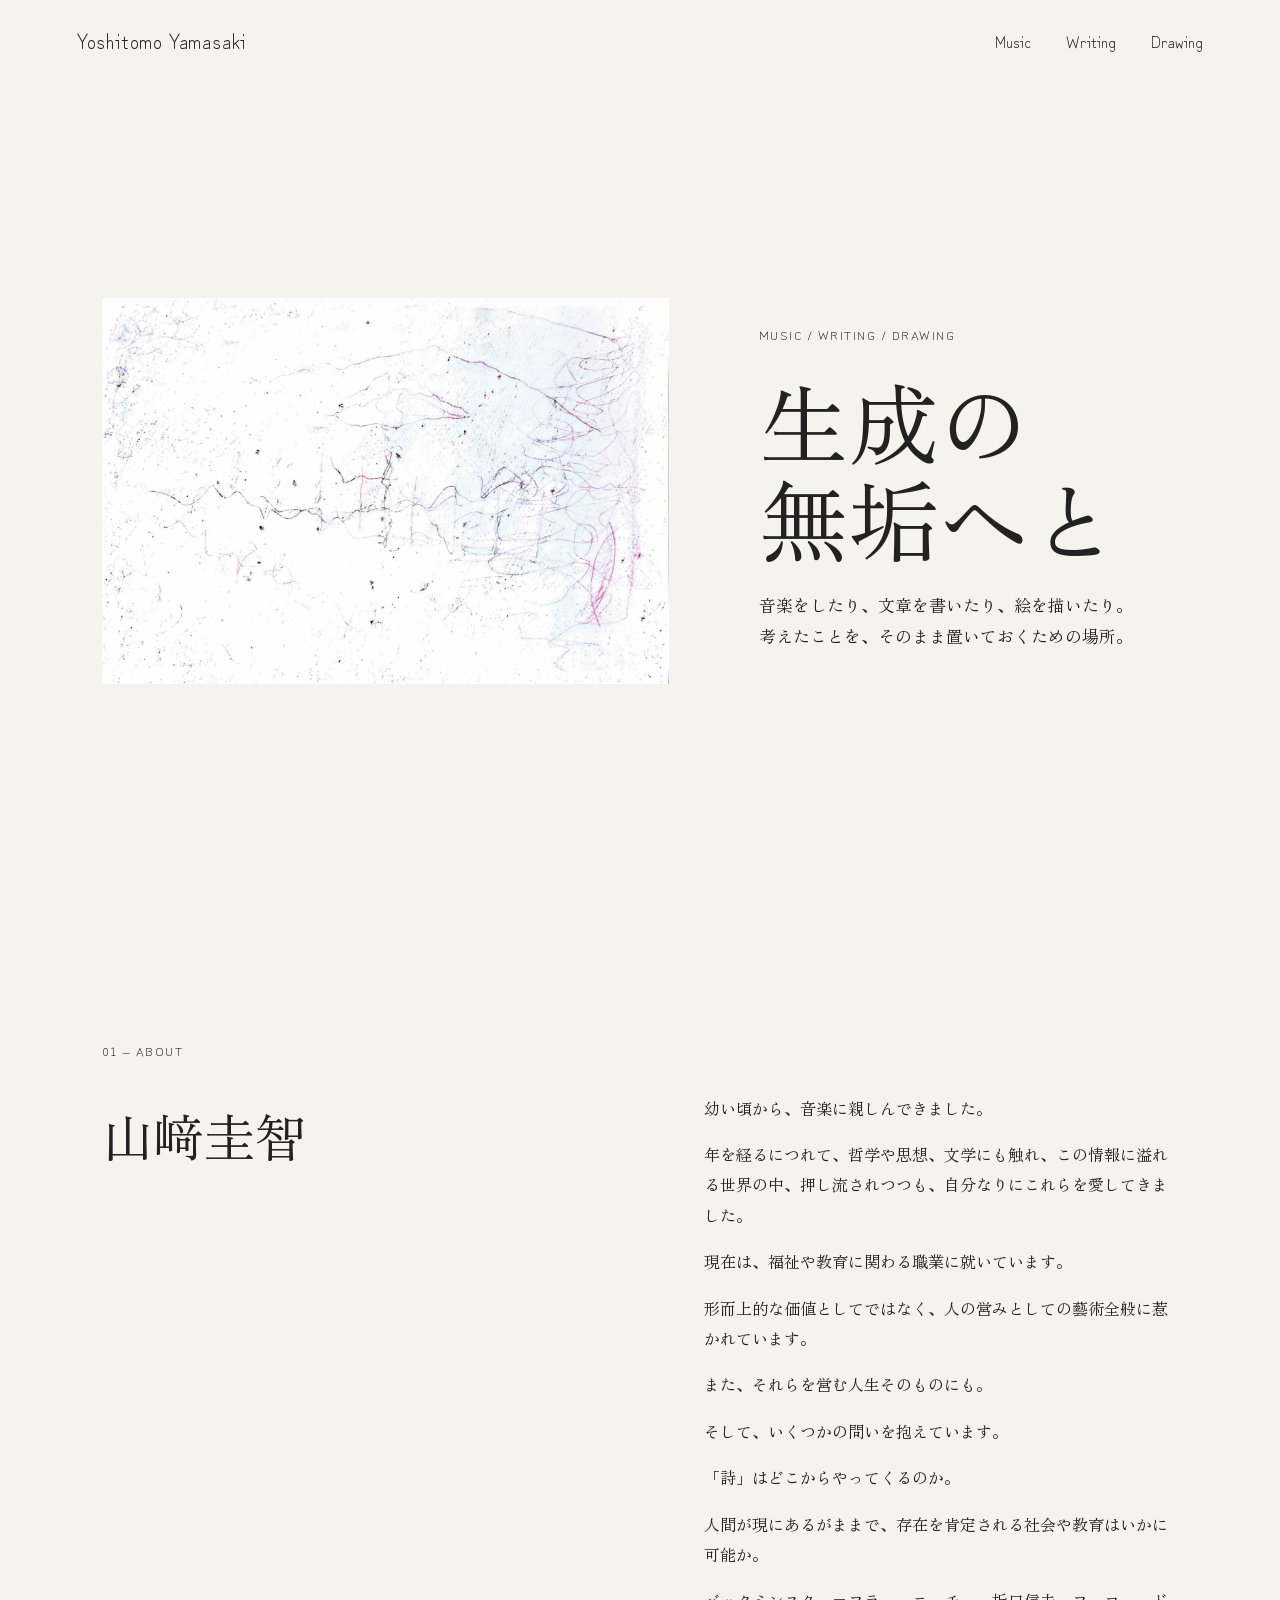
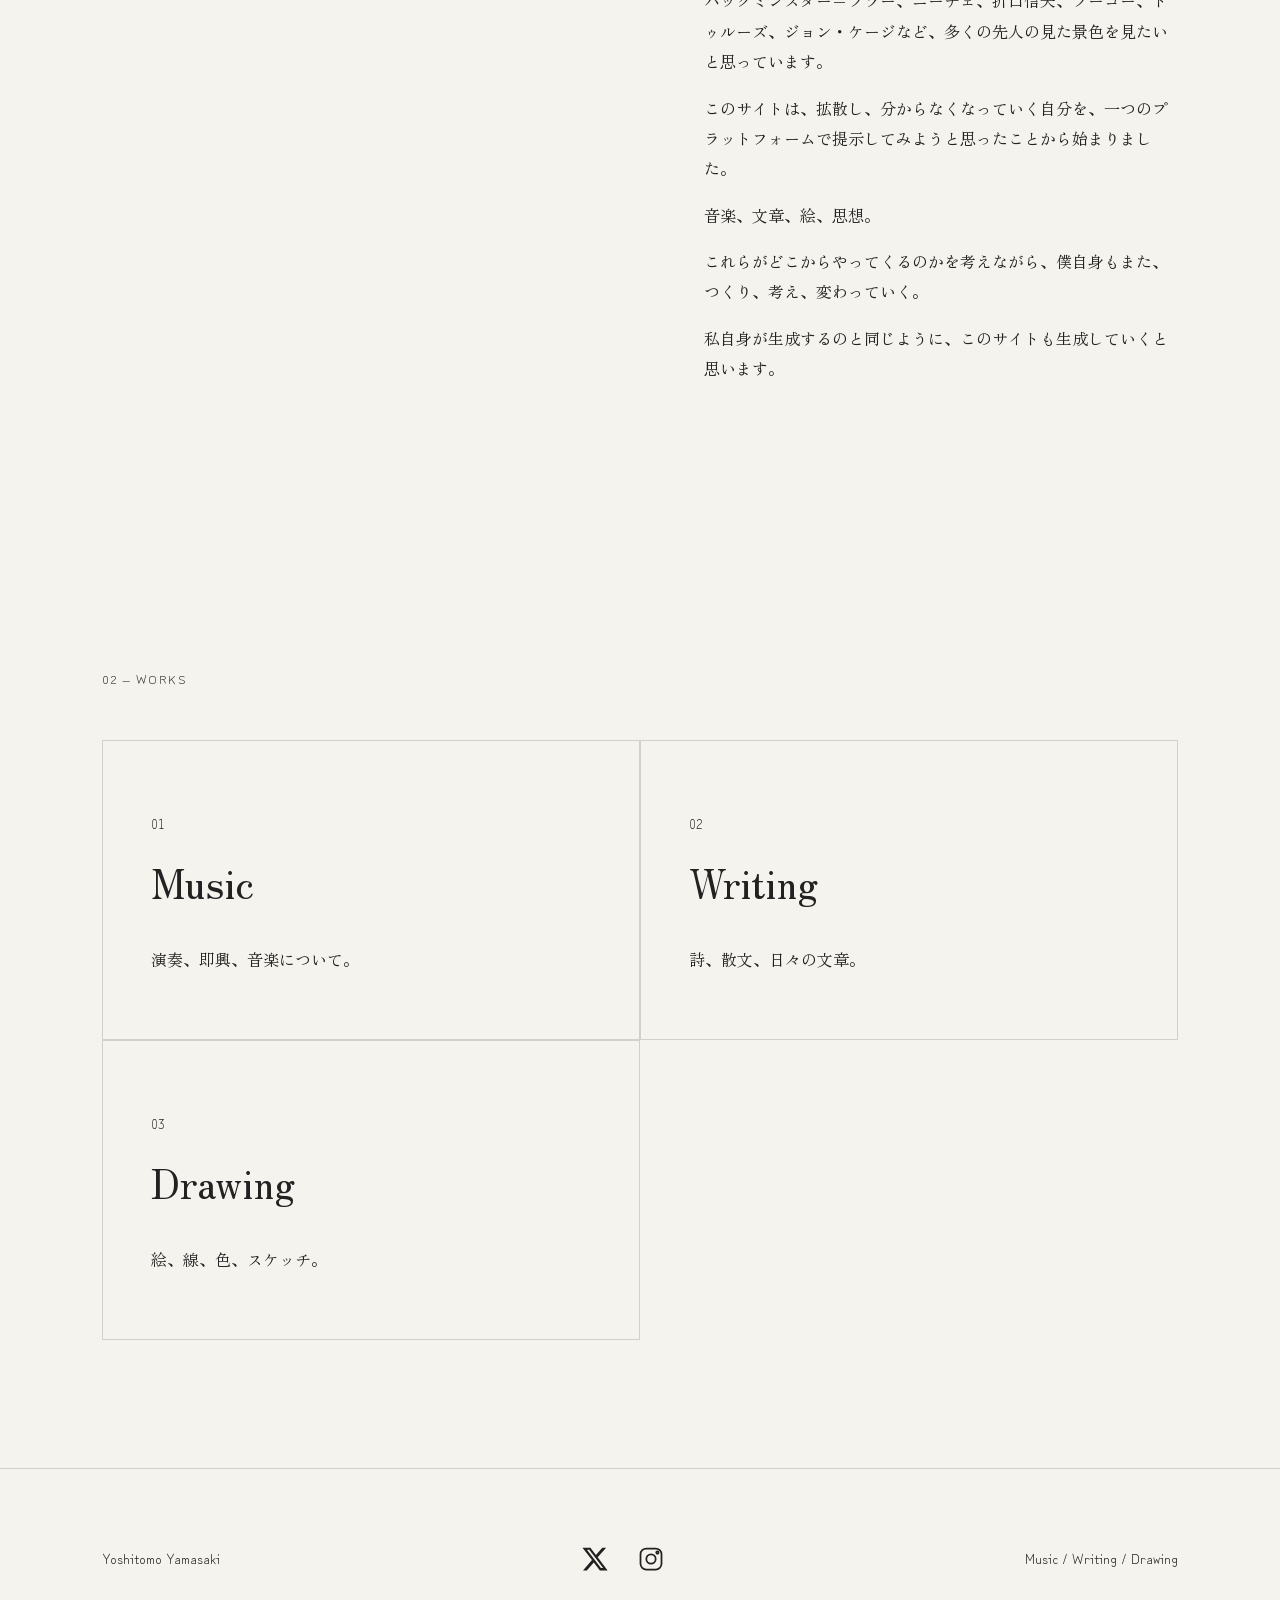
<file: index.html>
<!DOCTYPE html>
<html lang="ja">
<head>
  <meta charset="UTF-8">
  <meta name="viewport" content="width=device-width, initial-scale=1.0">
  <meta name="description" content="音楽、文章、絵、思考。山﨑圭智の個人サイト。">
  <title>Yoshitomo Yamasaki — Music / Writing / Drawing</title>
  <link rel="preconnect" href="https://fonts.googleapis.com">
  <link rel="preconnect" href="https://fonts.gstatic.com" crossorigin>
  <link href="https://fonts.googleapis.com/css2?family=Zen+Kurenaido&family=Zen+Old+Mincho:wght@400;500;600&display=swap" rel="stylesheet">
  <link rel="stylesheet" href="style.css">
</head>
<body>
<header class="site-header">
  <a class="site-logo" href="index.html">Yoshitomo Yamasaki</a>
  <button class="menu-toggle" aria-label="メニューを開く" aria-expanded="false">☰</button>
  <nav class="desktop-nav" aria-label="メインナビゲーション">
    <a href="music.html">Music</a>
    <a href="writing.html">Writing</a>
    <a href="drawing.html">Drawing</a>
  </nav>
  <nav class="mobile-nav" aria-label="モバイルナビゲーション">
    <a href="music.html">Music</a>
    <a href="writing.html">Writing</a>
    <a href="drawing.html">Drawing</a>
  </nav>
</header>

<main>
  <section class="hero">
    <div class="hero-image" role="img" aria-label="メインイメージ">
      <img src="images/IMG_1001.JPEG" alt="作品写真">
    </div>
    <div class="hero-copy">
      <p class="eyebrow">Music / Writing / Drawing</p>
      <h1>生成の<br>無垢へと</h1>
      <p class="hero-text">音楽をしたり、文章を書いたり、絵を描いたり。<br>考えたことを、そのまま置いておくための場所。</p>
    </div>
  </section>

  <section class="intro section">
    <p class="section-label">01 — About</p>
    <div class="intro-grid">
      <h2>山﨑圭智</h2>
      <div>
        <p>幼い頃から、音楽に親しんできました。</p>
        <p>年を経るにつれて、哲学や思想、文学にも触れ、この情報に溢れる世界の中、押し流されつつも、自分なりにこれらを愛してきました。</p>
        <p></p>
        <p>現在は、福祉や教育に関わる職業に就いています。</p>
        <p></p>
        <p>形而上的な価値としてではなく、人の営みとしての藝術全般に惹かれています。</p>
        <p>また、それらを営む人生そのものにも。</p>
        <p></p>
        <p>そして、いくつかの問いを抱えています。</p>
        <p></p>
        <p>「詩」はどこからやってくるのか。</p>
        <p>人間が現にあるがままで、存在を肯定される社会や教育はいかに可能か。</p>
        <p></p>
        <p>バックミンスター＝フラー、ニーチェ、折口信夫、フーコー、ドゥルーズ、ジョン・ケージなど、多くの先人の見た景色を見たいと思っています。</p>
        <p></p>
        <p>このサイトは、拡散し、分からなくなっていく自分を、一つのプラットフォームで提示してみようと思ったことから始まりました。</p>
        <p></p>
        <p>音楽、文章、絵、思想。</p>
        <p>これらがどこからやってくるのかを考えながら、僕自身もまた、つくり、考え、変わっていく。</p>
        <p></p>
        <p>私自身が生成するのと同じように、このサイトも生成していくと思います。</p>
      </div>
    </div>
  </section>

  <section class="works section">
    <p class="section-label">02 — Works</p>
    <div class="work-grid">
      <a class="work-card" href="music.html"><span>01</span><h3>Music</h3><p>演奏、即興、音楽について。</p></a>
      <a class="work-card" href="writing.html"><span>02</span><h3>Writing</h3><p>詩、散文、日々の文章。</p></a>
      <a class="work-card" href="drawing.html"><span>03</span><h3>Drawing</h3><p>絵、線、色、スケッチ。</p></a>
    </div>
  </section>

<footer class="site-footer">

  <p>Yoshitomo Yamasaki</p>

  <div class="social-links">

    <a
      href="https://x.com/pfluggriff?s=11"
      target="_blank"
      rel="noopener noreferrer"
      aria-label="X">

      <svg viewBox="0 0 24 24" aria-hidden="true">
        <path d="M18.244 2.25h3.308l-7.227 8.26 8.502 11.24H16.17l-5.214-6.817-5.963 6.817H1.684l7.73-8.835L1.254 2.25H8.08l4.713 6.231zm-1.161 17.52h1.833L7.084 4.126H5.117z"/>
      </svg>

    </a>

    <a
      href="https://www.instagram.com/yoshitomoyamasaki?stkn=MWdidml0ZW9vN3h2&utm_source=qr"
      target="_blank"
      rel="noopener noreferrer"
      aria-label="Instagram">

      <svg viewBox="0 0 24 24" aria-hidden="true">
        <rect x="3" y="3" width="18" height="18" rx="5" ry="5"></rect>
        <circle cx="12" cy="12" r="4"></circle>
        <circle cx="17.5" cy="6.5" r="1"></circle>
      </svg>

    </a>

  </div>

  <p>Music / Writing / Drawing</p>

</footer><script src="script.js"></script>
</body>
</html>
</file>
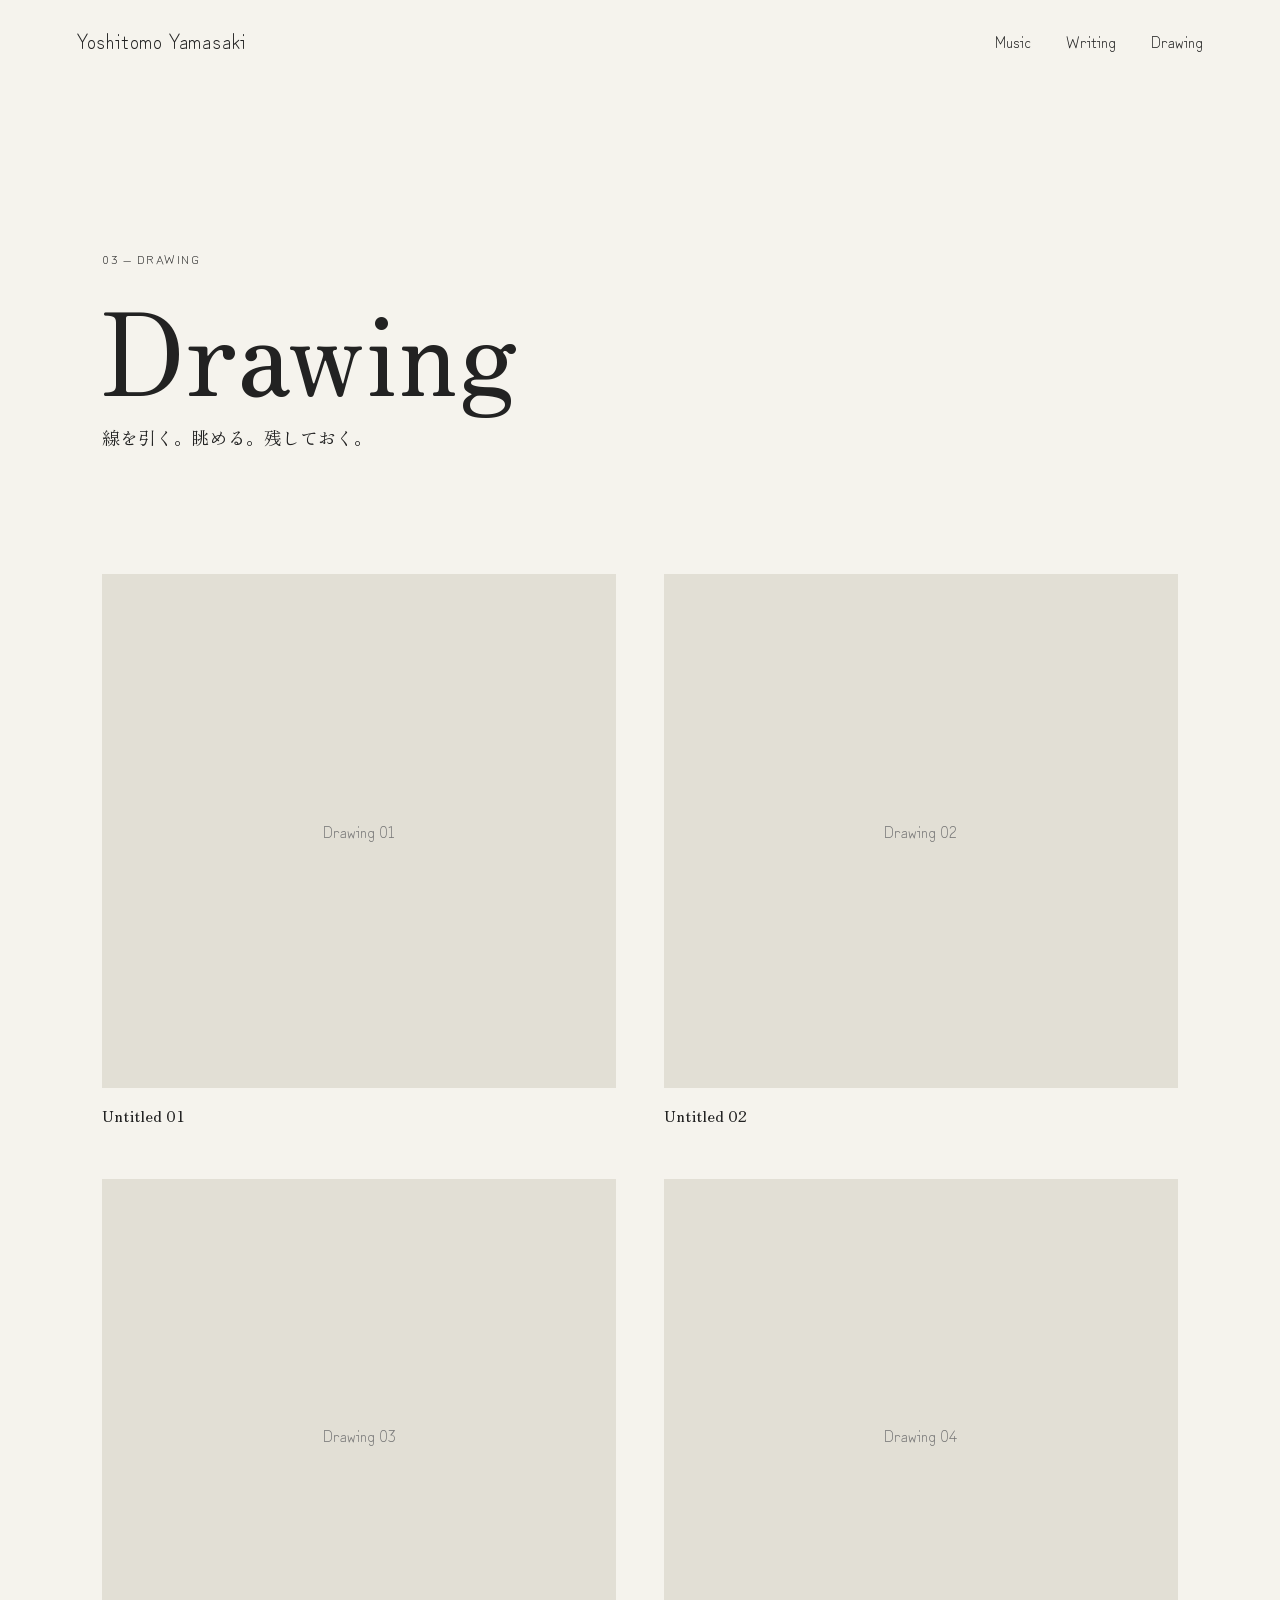
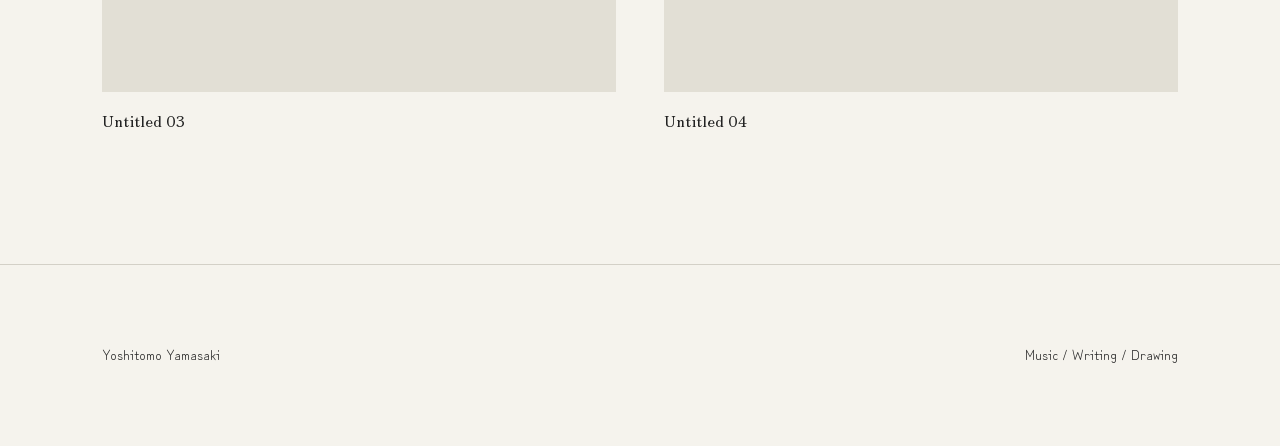
<file: drawing.html>
<!DOCTYPE html>
<html lang="ja">
<head>
  <meta charset="UTF-8">
  <meta name="viewport" content="width=device-width, initial-scale=1.0">
  <meta name="description" content="絵について。">
  <title>Drawing — Yoshitomo Yamasaki</title>
  <link rel="preconnect" href="https://fonts.googleapis.com">
  <link rel="preconnect" href="https://fonts.gstatic.com" crossorigin>
  <link href="https://fonts.googleapis.com/css2?family=Zen+Kurenaido&family=Zen+Old+Mincho:wght@400;500;600&display=swap" rel="stylesheet">
  <link rel="stylesheet" href="style.css">
</head>
<body>
<header class="site-header">
  <a class="site-logo" href="index.html">Yoshitomo Yamasaki</a>
  <button class="menu-toggle" aria-label="メニューを開く" aria-expanded="false">☰</button>
  <nav class="desktop-nav" aria-label="メインナビゲーション">
    <a href="music.html">Music</a><a href="writing.html">Writing</a><a href="drawing.html">Drawing</a>
  </nav>
  <nav class="mobile-nav" aria-label="モバイルナビゲーション">
    <a href="music.html">Music</a><a href="writing.html">Writing</a><a href="drawing.html">Drawing</a>
  </nav>
</header>
<main>
<section class="page-hero"><p class="section-label">03 — Drawing</p><h1>Drawing</h1><p>線を引く。眺める。残しておく。</p></section>
<section class="gallery-section">
  <div class="drawing-gallery">
    <figure><div class="image-placeholder">Drawing 01</div><figcaption>Untitled 01</figcaption></figure>
    <figure><div class="image-placeholder">Drawing 02</div><figcaption>Untitled 02</figcaption></figure>
    <figure><div class="image-placeholder">Drawing 03</div><figcaption>Untitled 03</figcaption></figure>
    <figure><div class="image-placeholder">Drawing 04</div><figcaption>Untitled 04</figcaption></figure>
  </div>
</section>
</main>
<footer class="site-footer"><p>Yoshitomo Yamasaki</p><p>Music / Writing / Drawing</p></footer>
<script src="script.js"></script>
</body>
</html>
</file>
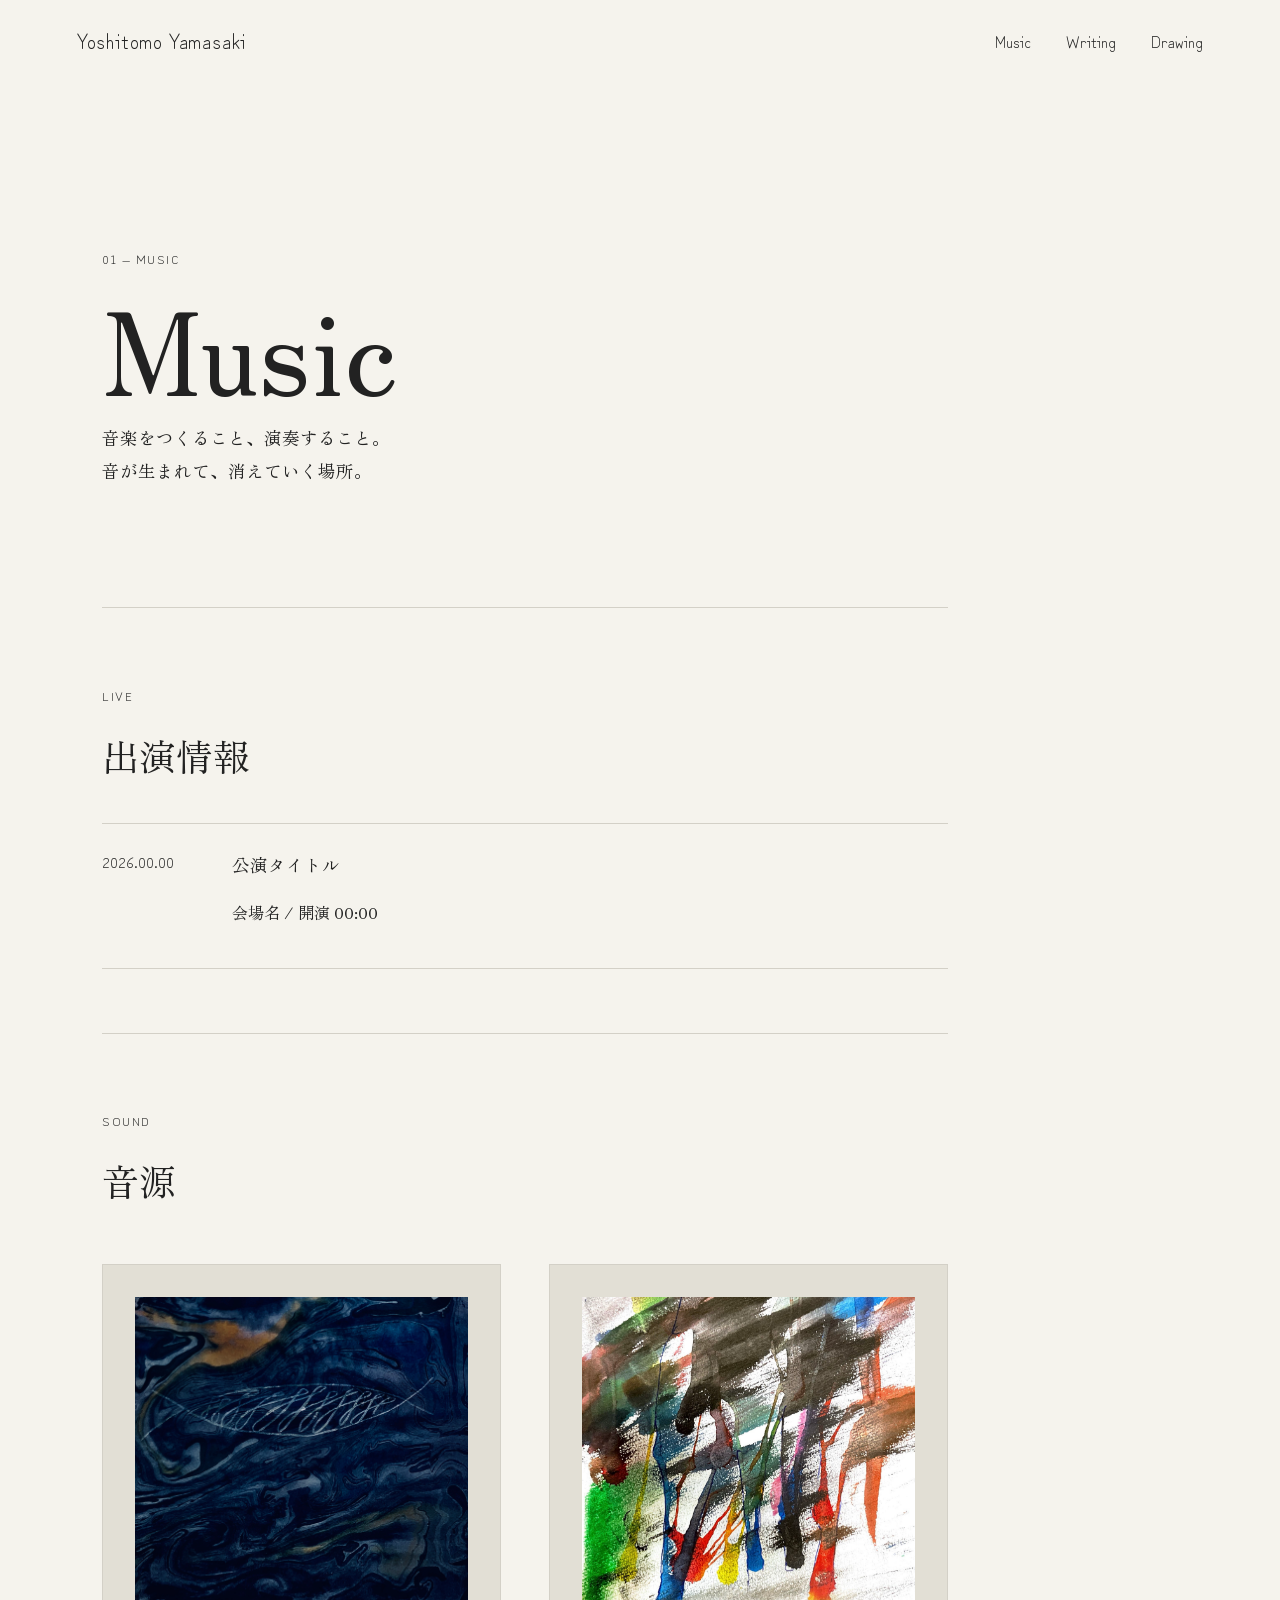
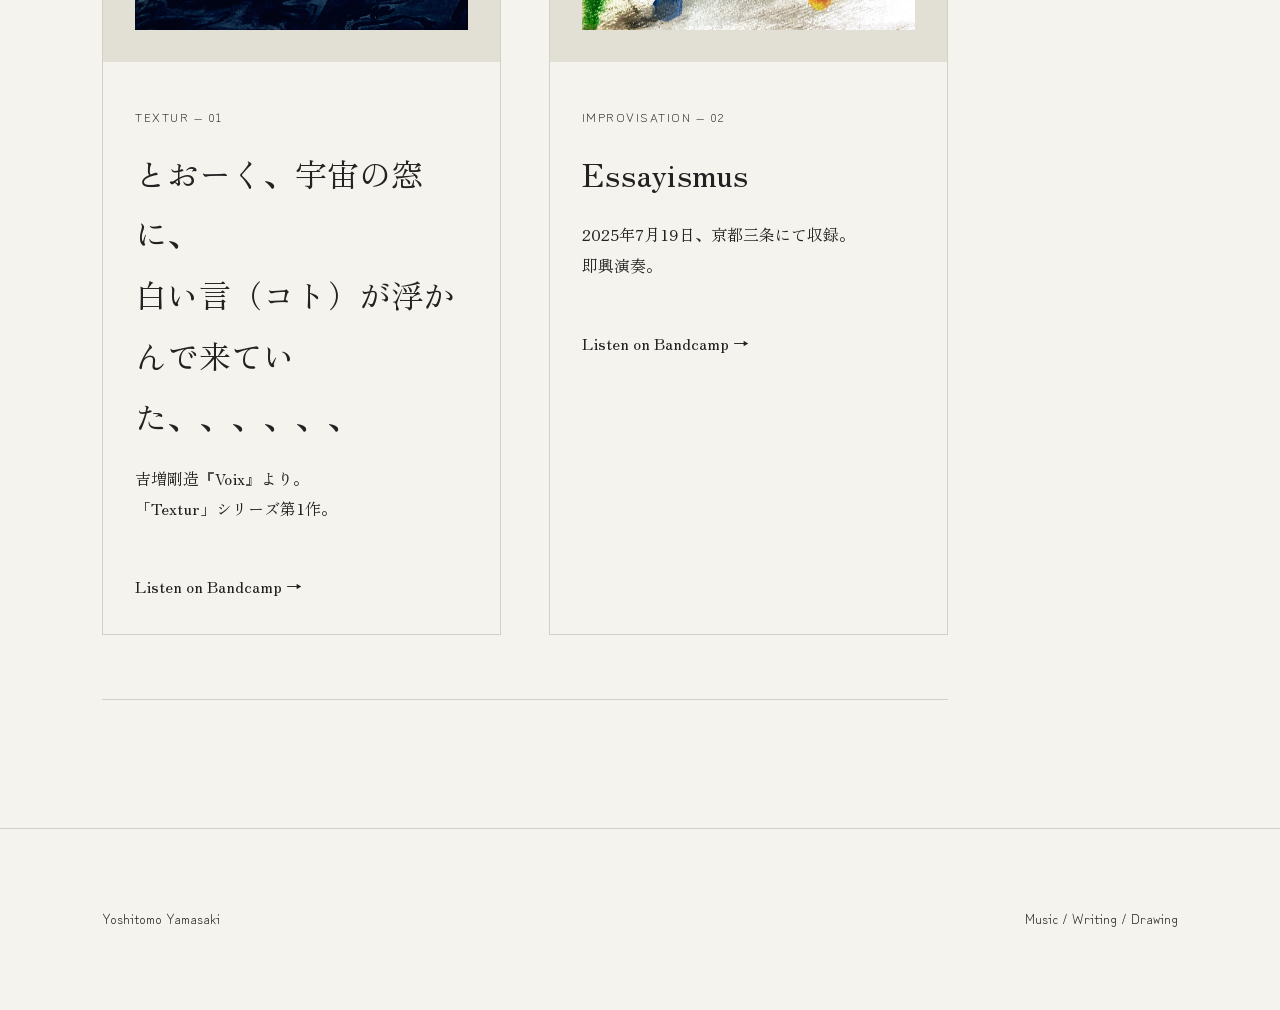
<file: music.html>
<!DOCTYPE html>

<html lang="ja">
<head>
  <meta charset="UTF-8">
  <meta name="viewport" content="width=device-width, initial-scale=1.0">
  <meta name="description" content="音楽について。出演情報と音源。">
  <title>Music — Yoshitomo Yamasaki</title>

  <link rel="preconnect" href="https://fonts.googleapis.com">
  <link rel="preconnect" href="https://fonts.gstatic.com" crossorigin>
  <link href="https://fonts.googleapis.com/css2?family=Zen+Kurenaido&family=Zen+Old+Mincho:wght@400;500;600&display=swap" rel="stylesheet">

  <link rel="stylesheet" href="style.css">
</head>

<body>

<header class="site-header">
  <a class="site-logo" href="index.html">Yoshitomo Yamasaki</a>

  <button class="menu-toggle" aria-label="メニューを開く" aria-expanded="false">
    ☰
  </button>

  <nav class="desktop-nav" aria-label="メインナビゲーション">
    <a href="music.html">Music</a>
    <a href="writing.html">Writing</a>
    <a href="drawing.html">Drawing</a>
  </nav>

  <nav class="mobile-nav" aria-label="モバイルナビゲーション">
    <a href="music.html">Music</a>
    <a href="writing.html">Writing</a>
    <a href="drawing.html">Drawing</a>
  </nav>
</header>

<main>

  <section class="page-hero">
    <p class="section-label">01 — Music</p>
    <h1>Music</h1>
    <p>
      音楽をつくること、演奏すること。<br>
      音が生まれて、消えていく場所。
    </p>
  </section>

  <!-- 出演情報 -->

  <section class="content-section">
<article class="content-item">
  <p class="item-meta">Live</p>

  <h2>出演情報</h2>

  <div class="notes-list">

    <article>
      <time datetime="2026-00-00">2026.00.00</time>
      <div>
        <h3>公演タイトル</h3>
        <p>会場名 / 開演 00:00</p>
      </div>
    </article>

    <!--
    出演が増えたら、上の article をコピーして追加できます。

    <article>
      <time datetime="2026-00-00">2026.00.00</time>
      <div>
        <h3>公演タイトル</h3>
        <p>会場名 / 開演 00:00</p>
      </div>
    </article>
    -->

  </div>
</article>


<!-- Bandcamp -->

<article class="content-item">
  <p class="item-meta">Sound</p>

  <h2>音源</h2>

  <div class="music-grid">

  <article class="music-card">

    <a
      href="https://yoshitomoyamasaki.bandcamp.com/track/--2"
      target="_blank"
      rel="noopener noreferrer"
      class="music-card-image">

      <img
        src="images/textur-01.JPG"
        alt="とおーく、宇宙の窓に、白い言（コト）が浮かんで来ていた、、、、、、">

    </a>

    <div class="music-card-info">

      <p class="item-meta">Textur — 01</p>

      <h3>とおーく、宇宙の窓に、<br>白い言（コト）が浮かんで来ていた、、、、、、</h3>

      <p>
        吉増剛造『Voix』より。<br>
        「Textur」シリーズ第1作。
      </p>

      <a
        class="text-link"
        href="https://yoshitomoyamasaki.bandcamp.com/track/--2"
        target="_blank"
        rel="noopener noreferrer">
        Listen on Bandcamp →
      </a>

    </div>

  </article>


  <article class="music-card">

    <a
      href="https://yoshitomoyamasaki.bandcamp.com/track/essayismus"
      target="_blank"
      rel="noopener noreferrer"
      class="music-card-image">

      <img
        src="images/Essayismus.JPG"
        alt="Essayismus">

    </a>

    <div class="music-card-info">

      <p class="item-meta">Improvisation — 02</p>

      <h3>Essayismus</h3>

      <p>
        2025年7月19日、京都三条にて収録。<br>
        即興演奏。
      </p>

      <a
        class="text-link"
        href="https://yoshitomoyamasaki.bandcamp.com/track/essayismus"
        target="_blank"
        rel="noopener noreferrer">
        Listen on Bandcamp →
      </a>

    </div>

  </article>

</div>

</main>

<footer class="site-footer">
  <p>Yoshitomo Yamasaki</p>
  <p>Music / Writing / Drawing</p>
</footer>

<script src="script.js"></script>

</body>
</html>
</file>
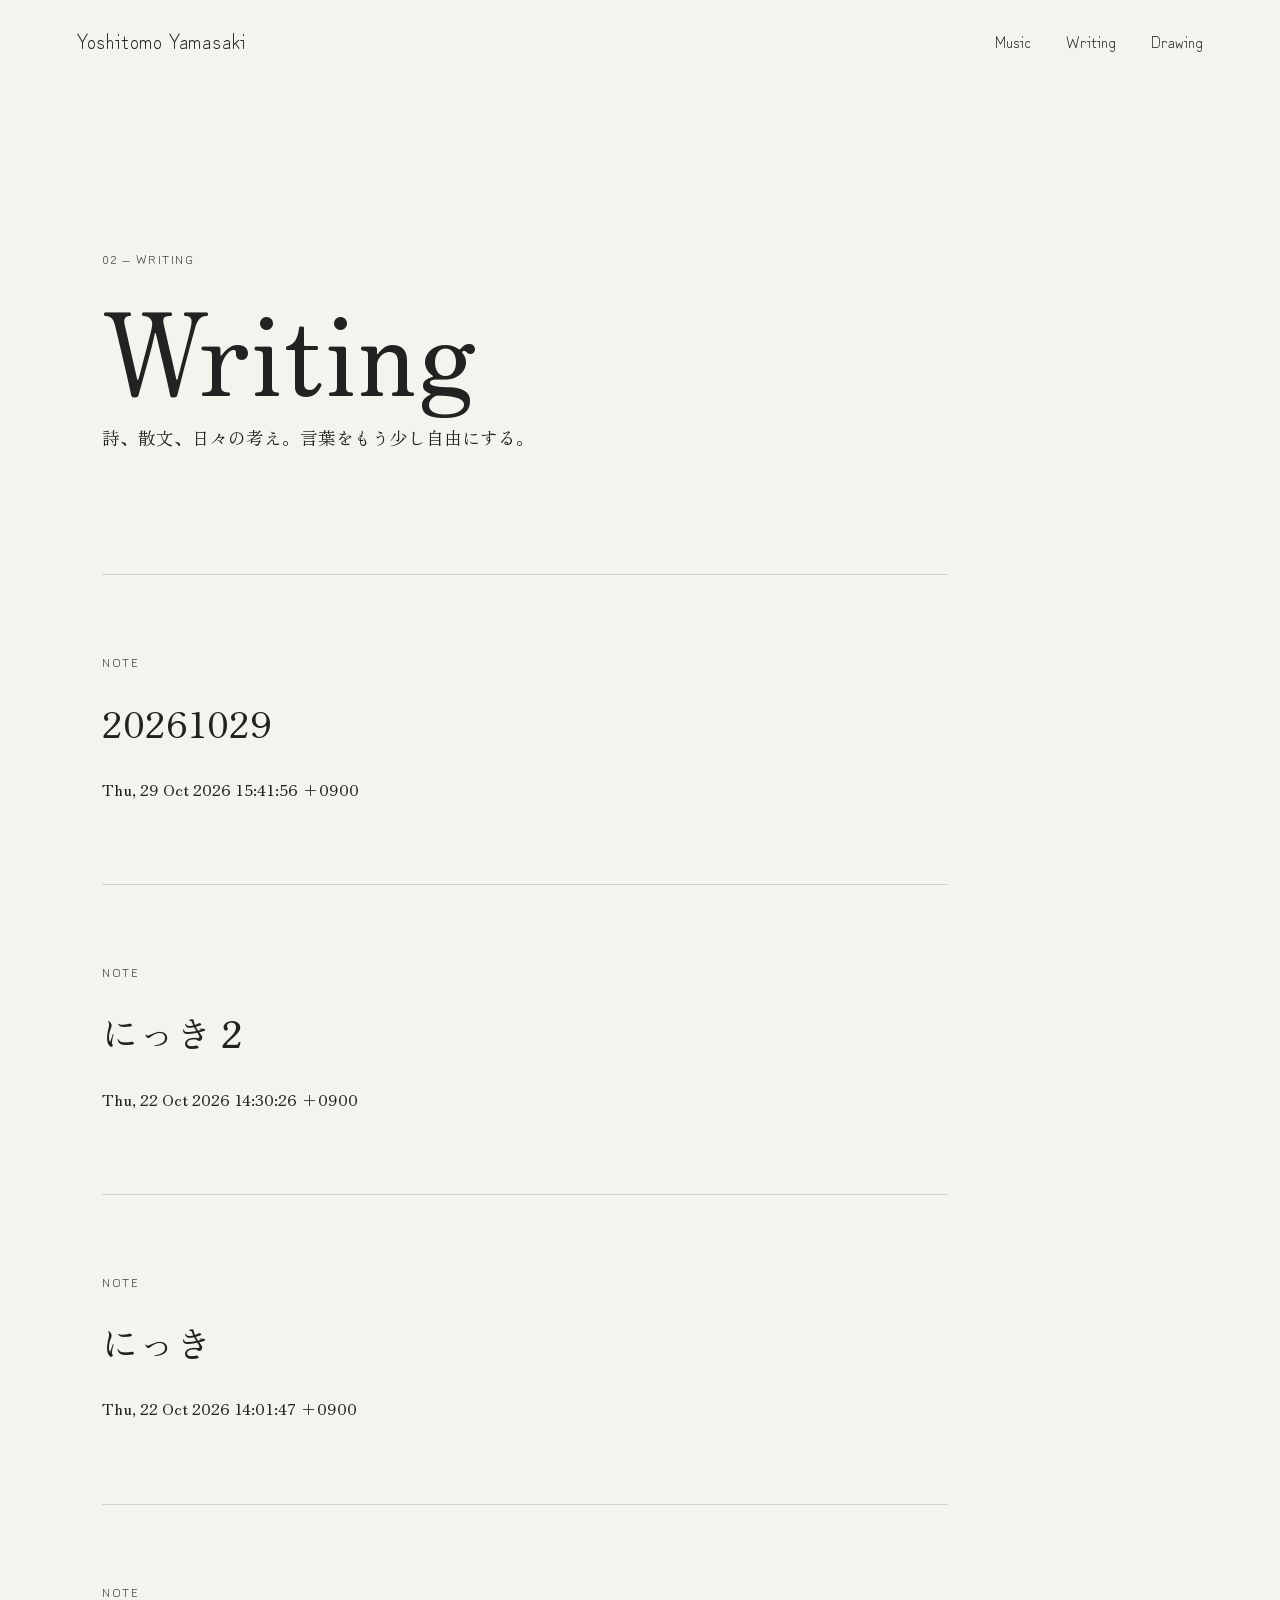
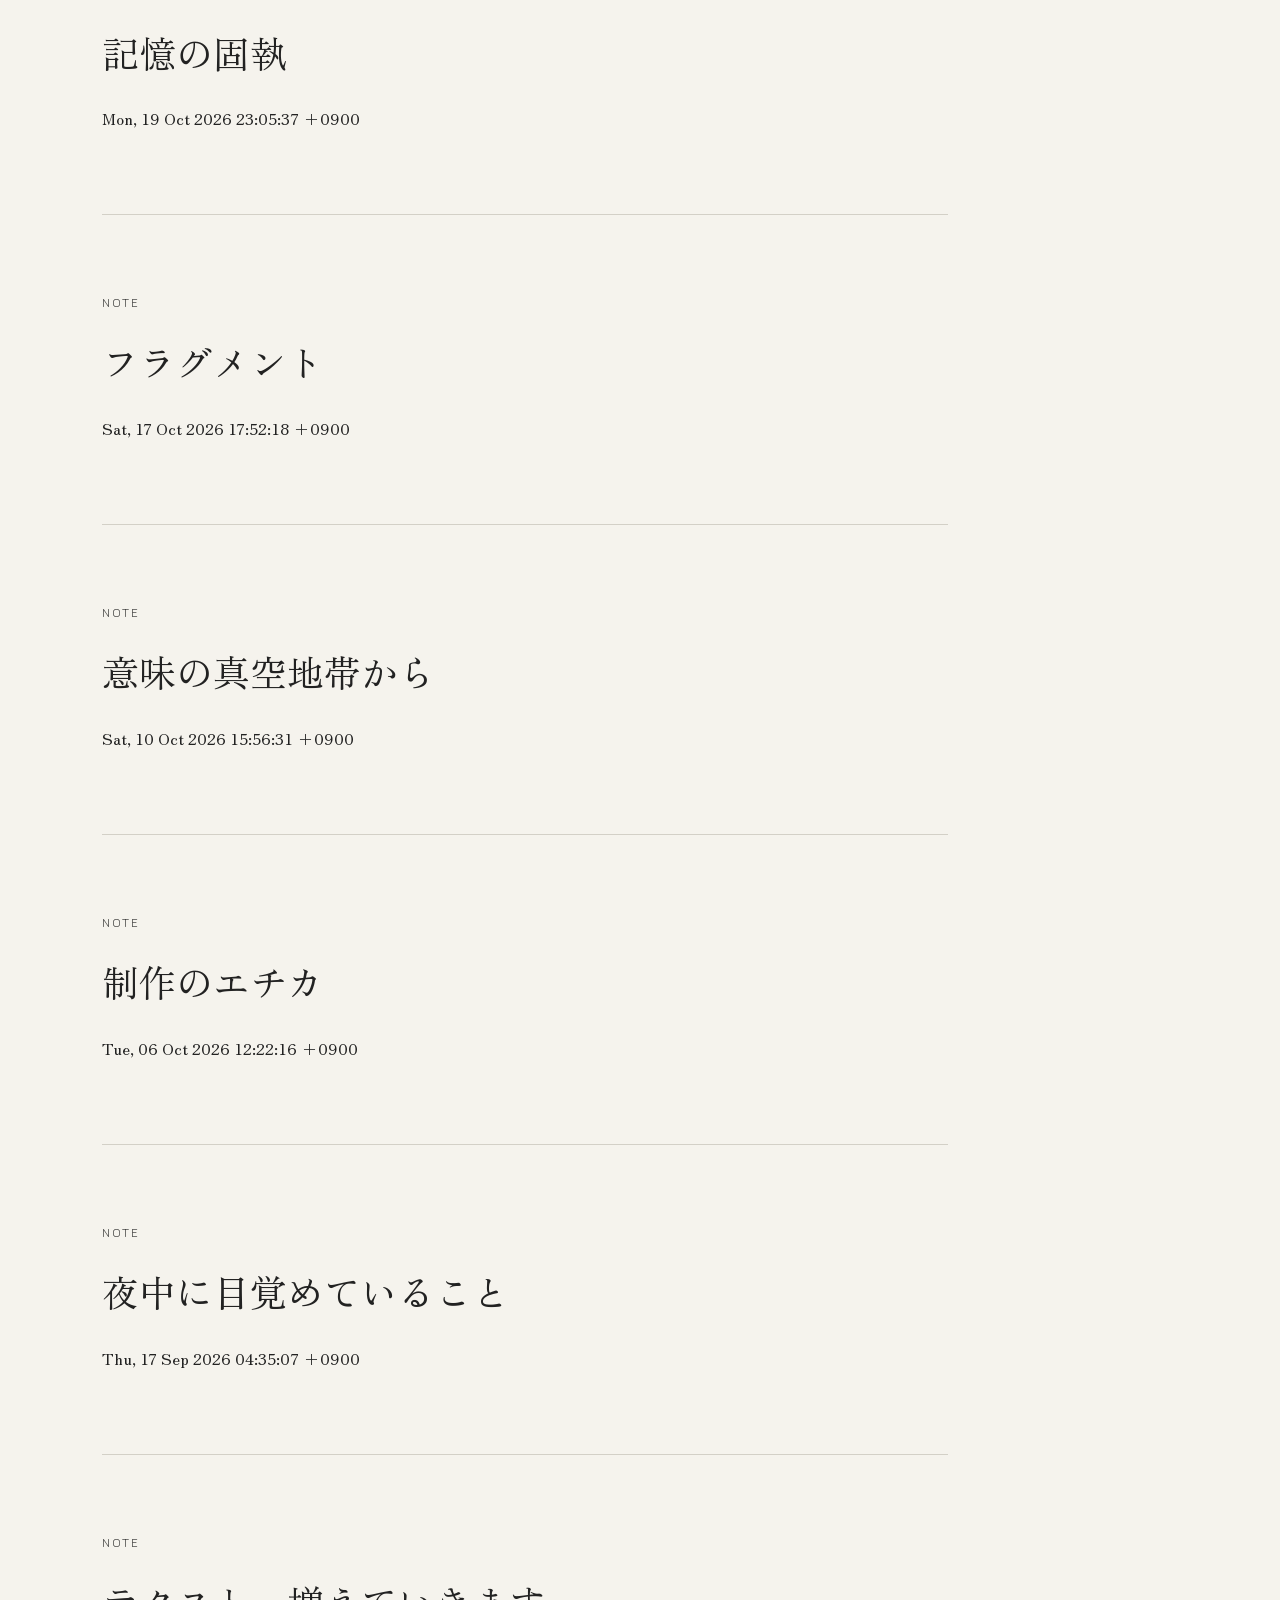
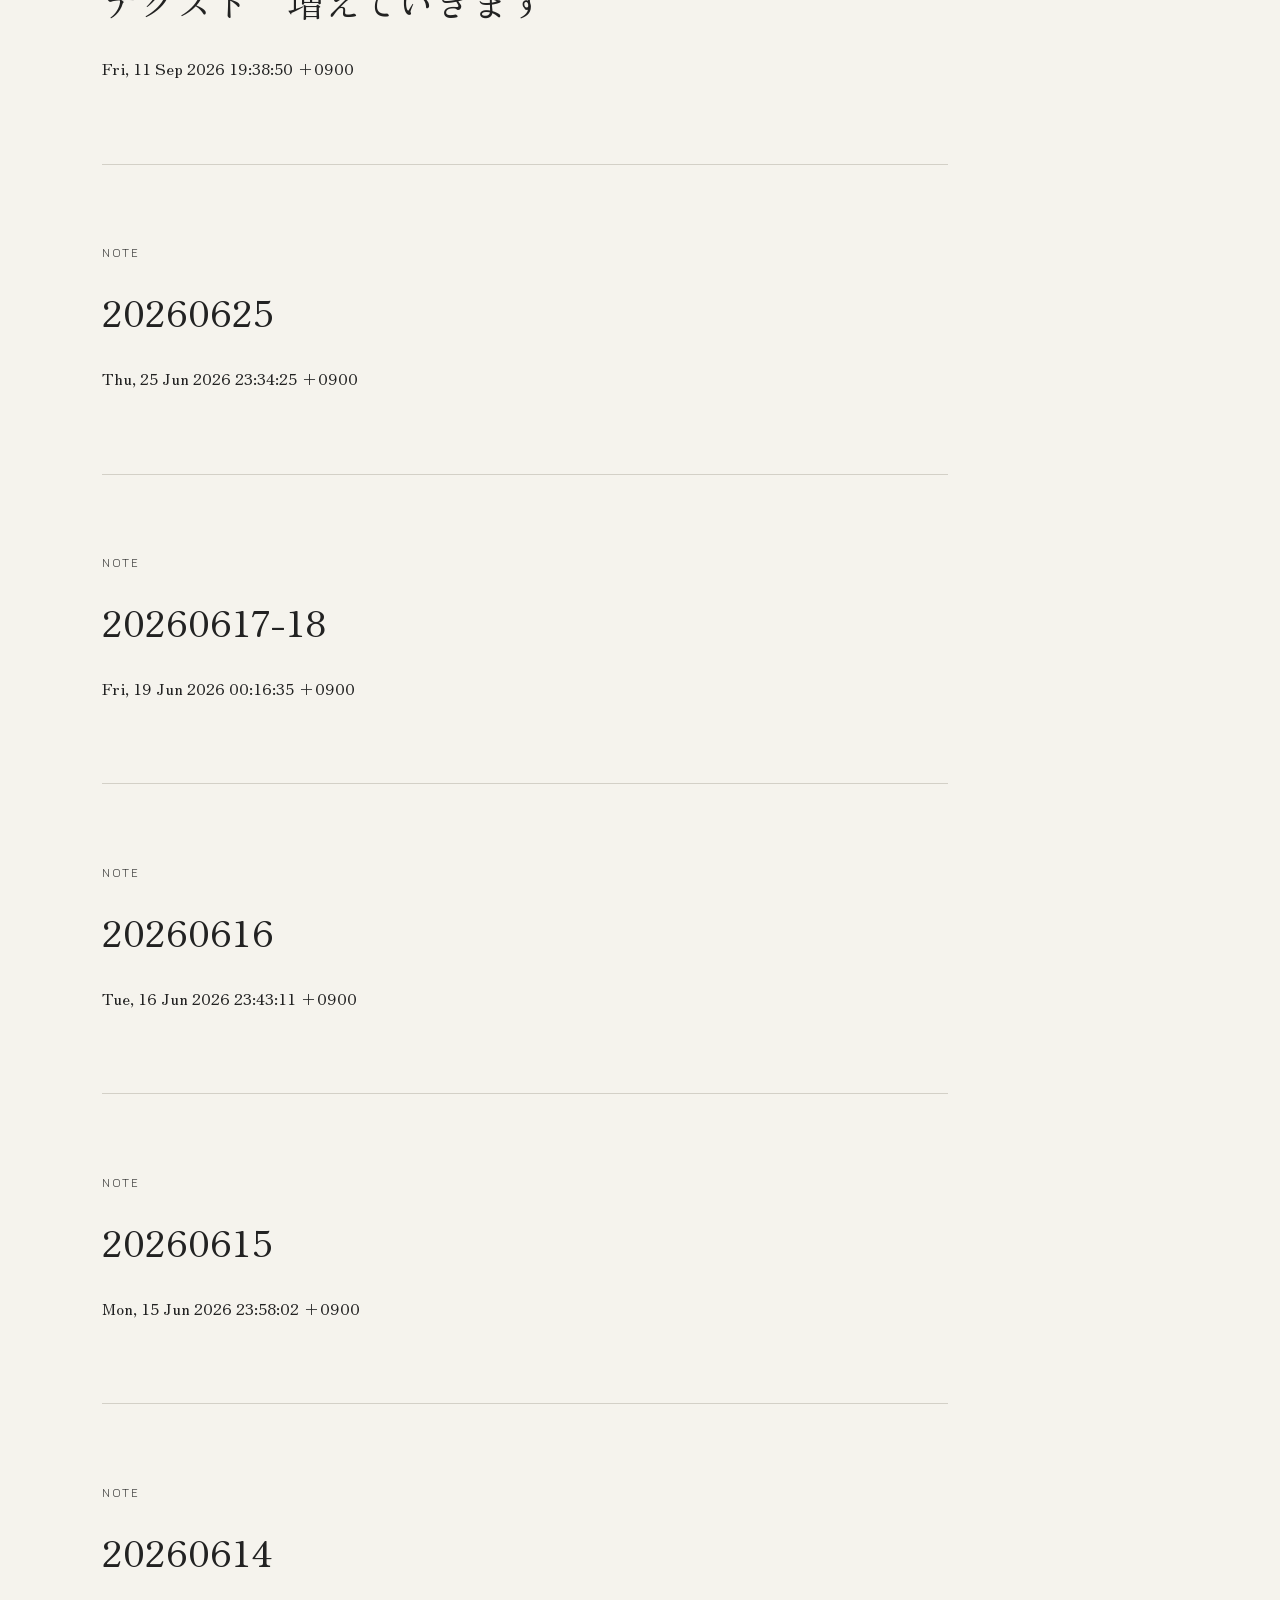
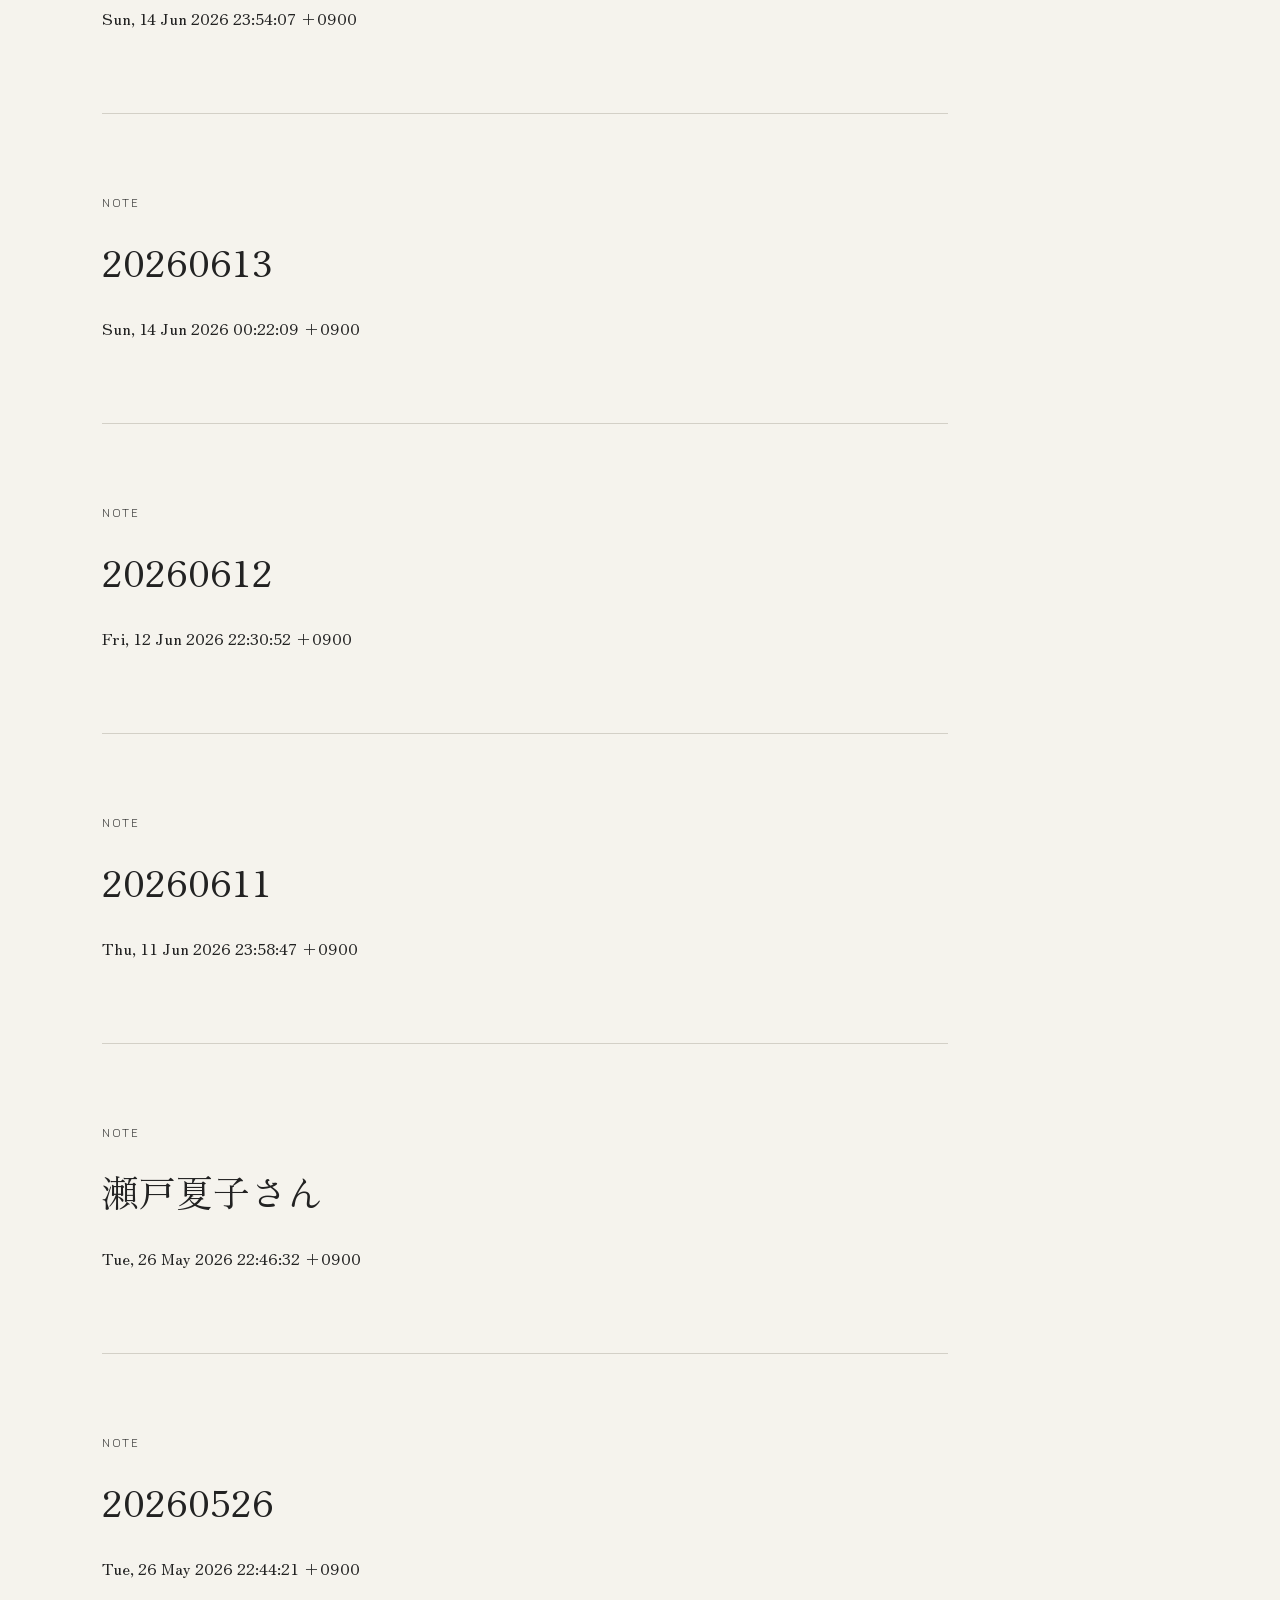
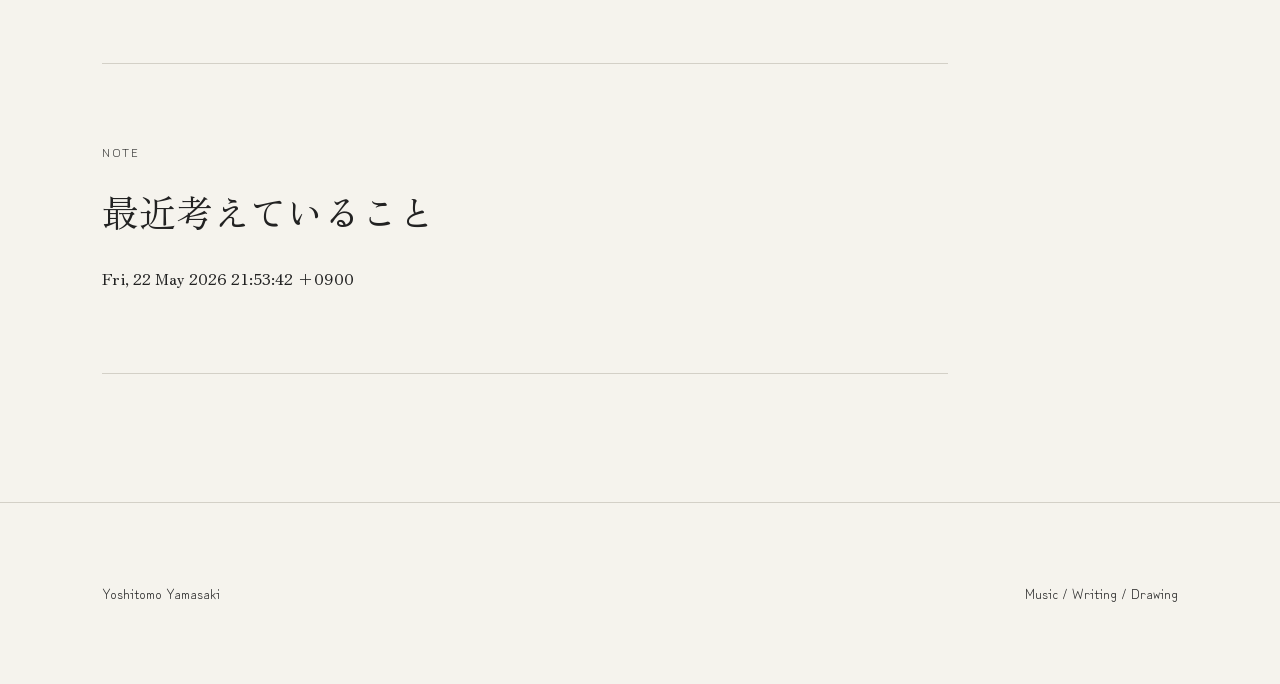
<file: writing.html>
<!DOCTYPE html>
<html lang="ja">
<head>
  <meta charset="UTF-8">
  <meta name="viewport" content="width=device-width, initial-scale=1.0">
  <meta name="description" content="文章について。">
  <title>Writing — Yoshitomo Yamasaki</title>
  <link rel="preconnect" href="https://fonts.googleapis.com">
  <link rel="preconnect" href="https://fonts.gstatic.com" crossorigin>
  <link href="https://fonts.googleapis.com/css2?family=Zen+Kurenaido&family=Zen+Old+Mincho:wght@400;500;600&display=swap" rel="stylesheet">
  <link rel="stylesheet" href="style.css">
</head>

<body>

<header class="site-header">
  <a class="site-logo" href="index.html">Yoshitomo Yamasaki</a>

  <button class="menu-toggle" aria-label="メニューを開く" aria-expanded="false">☰</button>

  <nav class="desktop-nav" aria-label="メインナビゲーション">
    <a href="music.html">Music</a>
    <a href="writing.html">Writing</a>
    <a href="drawing.html">Drawing</a>
  </nav>

  <nav class="mobile-nav" aria-label="モバイルナビゲーション">
    <a href="music.html">Music</a>
    <a href="writing.html">Writing</a>
    <a href="drawing.html">Drawing</a>
  </nav>
</header>

<main>

<section class="page-hero">
  <p class="section-label">02 — Writing</p>
  <h1>Writing</h1>
  <p>詩、散文、日々の考え。言葉をもう少し自由にする。</p>
</section>

<section class="content-section">

  <div id="note-list">
<article class="content-item"><p class="item-meta">note</p><h2><a href="https://note.com/lettertoyou/n/nedd086a481eb" target="_blank" rel="noopener">20261029</a></h2><p>Thu, 29 Oct 2026 15:41:56 +0900</p></article>
<article class="content-item"><p class="item-meta">note</p><h2><a href="https://note.com/lettertoyou/n/nd905db0a0dc8" target="_blank" rel="noopener">にっき２</a></h2><p>Thu, 22 Oct 2026 14:30:26 +0900</p></article>
<article class="content-item"><p class="item-meta">note</p><h2><a href="https://note.com/lettertoyou/n/nff94ed9a929a" target="_blank" rel="noopener">にっき</a></h2><p>Thu, 22 Oct 2026 14:01:47 +0900</p></article>
<article class="content-item"><p class="item-meta">note</p><h2><a href="https://note.com/lettertoyou/n/n8344818a3c78" target="_blank" rel="noopener">記憶の固執</a></h2><p>Mon, 19 Oct 2026 23:05:37 +0900</p></article>
<article class="content-item"><p class="item-meta">note</p><h2><a href="https://note.com/lettertoyou/n/n8d6926c4fd0d" target="_blank" rel="noopener">フラグメント</a></h2><p>Sat, 17 Oct 2026 17:52:18 +0900</p></article>
<article class="content-item"><p class="item-meta">note</p><h2><a href="https://note.com/lettertoyou/n/nc97da52efe0c" target="_blank" rel="noopener">意味の真空地帯から</a></h2><p>Sat, 10 Oct 2026 15:56:31 +0900</p></article>
<article class="content-item"><p class="item-meta">note</p><h2><a href="https://note.com/lettertoyou/n/n6c73ec88c87a" target="_blank" rel="noopener">制作のエチカ</a></h2><p>Tue, 06 Oct 2026 12:22:16 +0900</p></article>
<article class="content-item"><p class="item-meta">note</p><h2><a href="https://note.com/lettertoyou/n/n84f3ff30e65d" target="_blank" rel="noopener">夜中に目覚めていること</a></h2><p>Thu, 17 Sep 2026 04:35:07 +0900</p></article>
<article class="content-item"><p class="item-meta">note</p><h2><a href="https://note.com/lettertoyou/n/neea3f4dffd0f" target="_blank" rel="noopener">テクスト　増えていきます</a></h2><p>Fri, 11 Sep 2026 19:38:50 +0900</p></article>
<article class="content-item"><p class="item-meta">note</p><h2><a href="https://note.com/lettertoyou/n/nc6e0a0257f58" target="_blank" rel="noopener">20260625</a></h2><p>Thu, 25 Jun 2026 23:34:25 +0900</p></article>
<article class="content-item"><p class="item-meta">note</p><h2><a href="https://note.com/lettertoyou/n/nda6552a0b642" target="_blank" rel="noopener">20260617-18</a></h2><p>Fri, 19 Jun 2026 00:16:35 +0900</p></article>
<article class="content-item"><p class="item-meta">note</p><h2><a href="https://note.com/lettertoyou/n/n6c5b8afd4795" target="_blank" rel="noopener">20260616</a></h2><p>Tue, 16 Jun 2026 23:43:11 +0900</p></article>
<article class="content-item"><p class="item-meta">note</p><h2><a href="https://note.com/lettertoyou/n/n73e4445aa850" target="_blank" rel="noopener">20260615</a></h2><p>Mon, 15 Jun 2026 23:58:02 +0900</p></article>
<article class="content-item"><p class="item-meta">note</p><h2><a href="https://note.com/lettertoyou/n/ncbe27a410998" target="_blank" rel="noopener">20260614</a></h2><p>Sun, 14 Jun 2026 23:54:07 +0900</p></article>
<article class="content-item"><p class="item-meta">note</p><h2><a href="https://note.com/lettertoyou/n/ne6ffcf0c8c8c" target="_blank" rel="noopener">20260613</a></h2><p>Sun, 14 Jun 2026 00:22:09 +0900</p></article>
<article class="content-item"><p class="item-meta">note</p><h2><a href="https://note.com/lettertoyou/n/n681d3f19d75c" target="_blank" rel="noopener">20260612</a></h2><p>Fri, 12 Jun 2026 22:30:52 +0900</p></article>
<article class="content-item"><p class="item-meta">note</p><h2><a href="https://note.com/lettertoyou/n/n8df5798a1db3" target="_blank" rel="noopener">20260611</a></h2><p>Thu, 11 Jun 2026 23:58:47 +0900</p></article>
<article class="content-item"><p class="item-meta">note</p><h2><a href="https://note.com/lettertoyou/n/n46f47b83bd0f" target="_blank" rel="noopener">瀬戸夏子さん</a></h2><p>Tue, 26 May 2026 22:46:32 +0900</p></article>
<article class="content-item"><p class="item-meta">note</p><h2><a href="https://note.com/lettertoyou/n/n9e3701a5b09f" target="_blank" rel="noopener">20260526</a></h2><p>Tue, 26 May 2026 22:44:21 +0900</p></article>
<article class="content-item"><p class="item-meta">note</p><h2><a href="https://note.com/lettertoyou/n/nd58e5b0e3556" target="_blank" rel="noopener">最近考えていること</a></h2><p>Fri, 22 May 2026 21:53:42 +0900</p></article>
  </div>

</section>
</main>

<footer class="site-footer">
  <p>Yoshitomo Yamasaki</p>
  <p>Music / Writing / Drawing</p>
</footer>

<script src="script.js"></script>

</body>
</html>
</file>
<file: style.css>
*{box-sizing:border-box}html{scroll-behavior:smooth}body{margin:0;background:#f5f3ed;color:#222;font-family:"Zen Old Mincho",serif;line-height:1.9}a{color:inherit;text-decoration:none}.site-header{height:82px;padding:0 6vw;display:flex;align-items:center;justify-content:space-between;position:relative;background:#f5f3ed}.site-logo{font-family:"Zen Kurenaido",sans-serif;font-size:1.25rem;letter-spacing:.04em}.desktop-nav{display:flex;gap:2.2rem;font-family:"Zen Kurenaido",sans-serif}.desktop-nav a,.text-link{position:relative}.desktop-nav a:after,.text-link:after{content:"";position:absolute;left:0;right:0;bottom:-4px;height:1px;background:#222;transform:scaleX(0);transform-origin:left;transition:.25s}.desktop-nav a:hover:after,.text-link:hover:after{transform:scaleX(1)}.menu-toggle{display:none;border:0;background:none;font-size:1.7rem;cursor:pointer}.mobile-nav{display:none}.hero{min-height:calc(100vh - 82px);display:grid;grid-template-columns:1.15fr .85fr;align-items:center;padding:7vw 8vw;gap:7vw}.hero-image{background:linear-gradient(135deg,#dedbd1,#f1efe9 55%,#d8d5ca);position:relative;overflow:hidden}.hero-image img{display:block;width:100%;height:auto;position:relative}.hero-copy{max-width:560px}.eyebrow,.section-label,.item-meta{font-family:"Zen Kurenaido",sans-serif;letter-spacing:.12em;text-transform:uppercase;font-size:.78rem}.hero h1{font-size:clamp(3rem,7vw,6.5rem);line-height:1.08;font-weight:400;margin:1.5rem 0}.hero-text{font-size:1.05rem}.section{padding:10vw 8vw}.intro-grid{display:grid;grid-template-columns:1fr 1fr;gap:10vw}.intro h2{font-size:clamp(2rem,4vw,4rem);font-weight:400;line-height:1.35;margin-top:1.5rem}.work-grid{display:grid;grid-template-columns:repeat(2,1fr);margin-top:3rem}.work-card{min-height:300px;padding:3rem;border:1px solid #d3d0c7;display:flex;flex-direction:column;justify-content:flex-end;transition:.3s;background:#f5f3ed}.work-card:hover{background:#ebe8df;transform:translateY(-3px)}.work-card span{font-family:"Zen Kurenaido",sans-serif;font-size:.8rem}.work-card h3{font-size:2.5rem;font-weight:400;margin:.5rem 0}.thought-feature{background:#e9e6dc}.thought-feature blockquote{font-size:clamp(3rem,8vw,8rem);line-height:1.1;font-weight:400;margin:2rem 0 3rem}.thought-lead{font-size:1.15rem}.text-link{display:inline-block;margin-top:2rem}.notes-list{margin-top:2rem}.notes-list article{display:grid;grid-template-columns:130px 1fr;border-top:1px solid #d3d0c7;padding:1.5rem 0}.notes-list article:last-child{border-bottom:1px solid #d3d0c7}.notes-list h3{font-size:1.1rem;font-weight:400;margin:0}.notes-list time{font-family:"Zen Kurenaido",sans-serif;font-size:.9rem}.site-footer{padding:4rem 8vw;display:flex;justify-content:space-between;border-top:1px solid #d3d0c7;font-family:"Zen Kurenaido",sans-serif;font-size:.85rem}.page-hero{padding:12vw 8vw 8vw;max-width:1000px}.page-hero h1{font-size:clamp(4rem,9vw,8rem);font-weight:400;line-height:1;margin:1rem 0}.page-hero>p:last-child{max-width:620px;font-size:1.1rem}.content-section{padding:0 8vw 10vw;max-width:1050px}.content-item{border-top:1px solid #d3d0c7;padding:4rem 0}.content-item:last-child{border-bottom:1px solid #d3d0c7}.content-item h2{font-size:2.3rem;font-weight:400;margin:.3rem 0 1rem}.content-item p:last-child{max-width:700px}.drawing-gallery{display:grid;grid-template-columns:repeat(2,1fr);gap:3rem}.gallery-section{padding:0 8vw 10vw}.drawing-gallery figure{margin:0}.image-placeholder{aspect-ratio:1/1;background:#e2dfd5;display:flex;align-items:center;justify-content:center;font-family:"Zen Kurenaido",sans-serif;color:#777}.drawing-gallery figcaption{padding-top:.8rem}.gallery-note{margin-top:3rem;color:#666;font-size:.9rem}@media(max-width:700px){.site-header{height:70px;padding:0 6vw}.desktop-nav{display:none}.menu-toggle{display:block;z-index:20}.mobile-nav{position:fixed;inset:70px 0 0;background:#f5f3ed;display:flex;flex-direction:column;align-items:center;justify-content:center;gap:2rem;font-size:1.5rem;opacity:0;visibility:hidden;pointer-events:none;transition:.25s;z-index:10}.mobile-nav.open{opacity:1;visibility:visible;pointer-events:auto}.hero{min-height:auto;display:flex;flex-direction:column;padding:12vw 6vw 18vw;gap:10vw}.hero-image{width:100%;min-height:0;order:2}.hero-copy{order:1}.hero h1{font-size:clamp(3rem,15vw,5rem)}.section{padding:18vw 6vw}.intro-grid{grid-template-columns:1fr;gap:2rem}.work-grid{grid-template-columns:1fr;margin-top:2rem}.work-card{min-height:240px;padding:2rem}.thought-feature blockquote{font-size:clamp(3rem,15vw,5rem)}.notes-list article{grid-template-columns:85px 1fr;gap:1rem}.site-footer{padding:3rem 6vw;display:block}.site-footer p{margin:.3rem 0}.page-hero{padding:22vw 6vw 14vw}.page-hero h1{font-size:clamp(4rem,18vw,6rem)}.content-section,.gallery-section{padding-left:6vw;padding-right:6vw;padding-bottom:18vw}.content-item{padding:3rem 0}.content-item h2{font-size:1.8rem}.drawing-gallery{grid-template-columns:1fr;gap:2.5rem}}.music-grid{display:grid;grid-template-columns:repeat(2,1fr);gap:3rem;margin-top:3rem}.music-card{border:1px solid #d3d0c7;background:#f5f3ed;transition:.3s}.music-card:hover{background:#ebe8df;transform:translateY(-3px)}.music-card-image{display:flex;align-items:center;justify-content:center;background:#e2dfd5;padding:8%}.music-card-image img{display:block;width:100%;height:auto;object-fit:contain}.music-card-info{padding:2rem}.music-card-info h3{font-size:2rem;font-weight:400;margin:.5rem 0 1rem}.music-card-info p{max-width:600px}@media(max-width:700px){.music-grid{grid-template-columns:1fr;gap:2rem}.music-card-info{padding:1.5rem}.music-card-info h3{font-size:1.7rem}}.social-links{display:flex;align-items:center;justify-content:center;gap:1.5rem}.social-links a{display:flex;align-items:center;justify-content:center;width:32px;height:32px;transition:.25s}.social-links svg{width:28px;height:28px;fill:none;stroke:#222;stroke-width:1.5}.social-links a:first-child svg{fill:#222;stroke:none}.social-links a:hover{opacity:.55;transform:translateY(-2px)}
</file>
